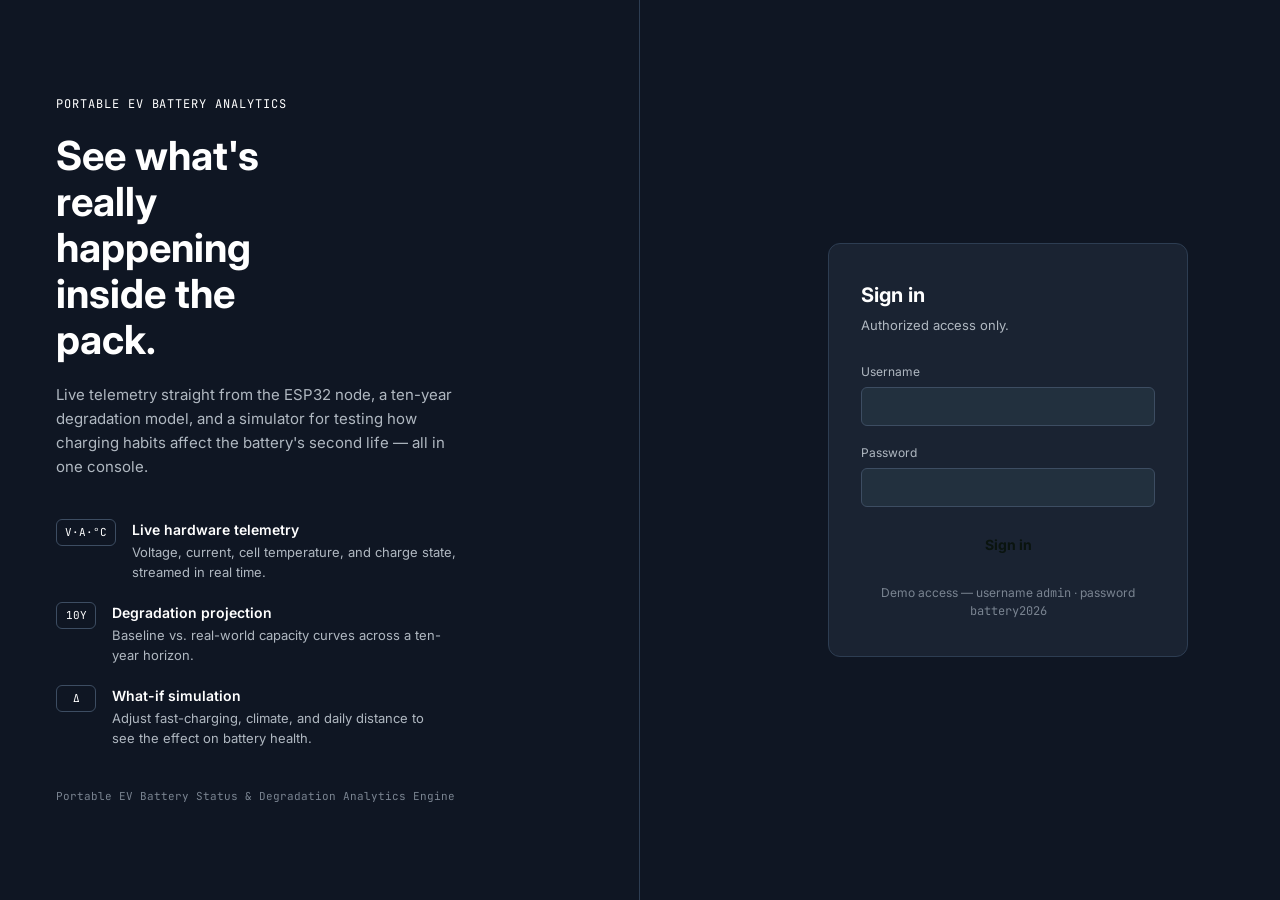
<file: login.html>
<!DOCTYPE html>
<html lang="en">
<head>
<meta charset="UTF-8" />
<meta name="viewport" content="width=device-width, initial-scale=1.0" />
<title>Sign in — Battery Diagnostic Console</title>

<link rel="preconnect" href="https://fonts.googleapis.com" />
<link rel="preconnect" href="https://fonts.gstatic.com" crossorigin />
<link href="https://fonts.googleapis.com/css2?family=JetBrains+Mono:wght@400;500;600;700&family=Inter:wght@400;500;600;700;800&display=swap" rel="stylesheet" />

<link rel="stylesheet" href="css/main.css" />
<link rel="stylesheet" href="css/login.css" />
</head>
<body class="login-body">

<div class="trace-field" aria-hidden="true"></div>

<div class="login-shell">

  <!-- LEFT: info panel -->
  <section class="login-info">
    <div class="login-info__tag">PORTABLE EV BATTERY ANALYTICS</div>
    <h1 class="login-info__headline">See what's really happening inside the pack.</h1>
    <p class="login-info__body">
      Live telemetry straight from the ESP32 node, a ten-year degradation model,
      and a simulator for testing how charging habits affect the battery's second life —
      all in one console.
    </p>

    <ul class="login-feature-list">
      <li class="login-feature">
        <span class="login-feature__marker">V·A·°C</span>
        <div>
          <span class="login-feature__title">Live hardware telemetry</span>
          <span class="login-feature__desc">Voltage, current, cell temperature, and charge state, streamed in real time.</span>
        </div>
      </li>
      <li class="login-feature">
        <span class="login-feature__marker">10Y</span>
        <div>
          <span class="login-feature__title">Degradation projection</span>
          <span class="login-feature__desc">Baseline vs. real-world capacity curves across a ten-year horizon.</span>
        </div>
      </li>
      <li class="login-feature">
        <span class="login-feature__marker">Δ</span>
        <div>
          <span class="login-feature__title">What-if simulation</span>
          <span class="login-feature__desc">Adjust fast-charging, climate, and daily distance to see the effect on battery health.</span>
        </div>
      </li>
    </ul>

    <div class="login-info__footer">Portable EV Battery Status &amp; Degradation Analytics Engine</div>
  </section>

  <!-- RIGHT: login form -->
  <section class="login-panel">
    <div class="login-card">
      <h2 class="login-card__title">Sign in</h2>
      <p class="login-card__subtitle">Authorized access only.</p>

      <form id="loginForm" novalidate>
        <label class="login-field">
          <span class="login-field__label">Username</span>
          <input type="text" id="username" name="username" autocomplete="username" required />
        </label>

        <label class="login-field">
          <span class="login-field__label">Password</span>
          <input type="password" id="password" name="password" autocomplete="current-password" required />
        </label>

        <p class="login-error" id="loginError" role="alert">Incorrect username or password.</p>

        <button type="submit" class="login-submit">Sign in</button>
      </form>

      <div class="login-demo-hint">
        Demo access — username <code>admin</code> · password <code>battery2026</code>
      </div>
    </div>
  </section>

</div>

<script src="js/auth.js"></script>
</body>
</html>
</file>
<file: css/main.css>
/* ============================================================
   DESIGN TOKENS — Based on actual VoltSense dashboard
   ============================================================ */
:root {
  /* surfaces — dark blue base */
  --bg-base:        #0F1623;
  --bg-panel:       #1a2332;
  --bg-panel-raised:#22303e;
  --border-trace:   #2d3d52;
  --border-trace-strong: #3d4d62;

  /* accent colors */
  --cyan:           #00D4FF;
  --cyan-dim:       #0099CC;
  --green:          #00FF88;
  --green-dim:      #00CC66;
  --amber:          #FFB454;
  --orange:         #FF9933;
  --orange-dim:     #CC7722;
  --red:            #FF5C5C;
  --blue-info:      #0099FF;

  /* text */
  --text-primary:   #FFFFFF;
  --text-secondary: #B0B8C1;
  --text-faint:     #7A8491;

  /* type */
  --font-mono: 'JetBrains Mono', ui-monospace, monospace;
  --font-sans: 'Inter', -apple-system, sans-serif;

  /* layout */
  --radius-panel: 12px;
  --radius-small: 6px;
  --gap-unit: 16px;
}

/* ============================================================
   RESET
   ============================================================ */
*, *::before, *::after { box-sizing: border-box; }

html, body {
  margin: 0;
  padding: 0;
  background: var(--bg-base);
  color: var(--text-primary);
  font-family: var(--font-sans);
  font-size: 13px;
  line-height: 1.5;
  -webkit-font-smoothing: antialiased;
}

h1, h2, h3, p, figure, ul { margin: 0; }
button, select, input { font-family: inherit; color: inherit; }
button { cursor: pointer; border: none; }

a:focus-visible, button:focus-visible, select:focus-visible, input:focus-visible {
  outline: 2px solid var(--cyan);
  outline-offset: 2px;
}

/* ============================================================
   DASHBOARD WRAPPER / LAYOUT
   ============================================================ */
.dashboard-wrapper {
  position: relative;
  min-height: 100vh;
  display: flex;
  flex-direction: column;
}

/* ============================================================
   HEADER
   ============================================================ */
.dashboard-header {
  display: flex;
  align-items: center;
  justify-content: space-between;
  padding: 18px 32px;
  border-bottom: 1px solid var(--border-trace);
  gap: 32px;
  background: var(--bg-base);
}

.header-brand {
  display: flex;
  align-items: center;
  gap: 18px;
}

.brand-title {
  font-size: 16px;
  font-weight: 700;
  display: flex;
  flex-direction: column;
  gap: 2px;
  line-height: 1.2;
}

.brand-label {
  color: var(--text-primary);
  font-size: 16px;
  letter-spacing: -0.5px;
}

.brand-tagline {
  font-size: 11px;
  color: var(--text-secondary);
  font-weight: 500;
}

.connection-badge {
  display: flex;
  align-items: center;
  gap: 8px;
  font-size: 12px;
  color: var(--text-secondary);
  padding: 7px 12px;
  border: 1px solid var(--border-trace-strong);
  border-radius: var(--radius-small);
  background: var(--bg-panel);
}

.conn-dot {
  width: 6px;
  height: 6px;
  border-radius: 50%;
  background: var(--green);
  box-shadow: 0 0 8px rgba(0,255,136,0.6);
  animation: pulse-dot 2s ease-in-out infinite;
}

.connection-badge[data-state="disconnected"] .conn-dot {
  background: var(--orange);
  box-shadow: 0 0 8px rgba(255,153,51,0.6);
}

@keyframes pulse-dot {
  0%, 100% { opacity: 1; }
  50% { opacity: 0.5; }
}

.conn-text {
  font-family: var(--font-mono);
  font-size: 11px;
}

.header-right {
  display: flex;
  align-items: center;
  gap: 20px;
  margin-left: auto;
}

.pack-selector select {
  background: var(--bg-panel);
  border: 1px solid var(--border-trace-strong);
  border-radius: var(--radius-small);
  padding: 7px 12px;
  font-size: 12px;
  color: var(--text-primary);
  cursor: pointer;
}

.pack-selector select:hover {
  border-color: var(--cyan-dim);
}

.user-profile {
  display: flex;
  align-items: center;
  gap: 10px;
}

.profile-avatar {
  width: 36px;
  height: 36px;
  border-radius: 50%;
  border: 2px solid var(--cyan);
  background: var(--cyan);
  display: flex;
  align-items: center;
  justify-content: center;
  font-weight: 700;
  font-size: 14px;
  color: var(--bg-base);
}

.user-info {
  display: flex;
  flex-direction: column;
  gap: 1px;
}

.user-name {
  font-weight: 600;
  font-size: 12px;
  color: var(--text-primary);
}

.user-role {
  font-size: 11px;
  color: var(--text-faint);
}

.logout-btn {
  background: transparent;
  border: 1px solid var(--cyan-dim);
  color: var(--text-primary);
  border-radius: var(--radius-small);
  padding: 7px 14px;
  font-size: 12px;
  font-weight: 600;
  transition: all 0.15s ease;
}

.logout-btn:hover {
  background: rgba(0,212,255,0.1);
  border-color: var(--cyan);
}

/* ============================================================
   DASHBOARD MAIN / CONTENT
   ============================================================ */
.dashboard-main {
  flex: 1;
  padding: 24px 32px;
  display: flex;
  flex-direction: column;
  gap: 24px;
  overflow-y: auto;
}

/* ============================================================
   METRIC CARDS ROW — Always 5 columns, no wrapping
   ============================================================ */
.cards-row {
  display: grid;
  grid-template-columns: repeat(5, 1fr);
  gap: 12px;
  width: 100%;
}
.metric-card {
  background: var(--bg-panel);
  border: 1px solid var(--border-trace);
  border-radius: var(--radius-panel);
  padding: 16px;
  display: flex;
  flex-direction: column;
  align-items: center;
  text-align: center;
  gap: 10px;
}

.metric-label {
  font-size: 13px;
  letter-spacing: 0.06em;
  text-transform: uppercase;
  color: var(--text-faint);
  font-weight: 700;
  line-height: 1.2;
}

.metric-card-body {
  flex: 1;
  width: 100%;
  display: flex;
  flex-direction: column;
  align-items: center;
  justify-content: center;
  gap: 10px;
}

/* ============================================================
   RADIAL GAUGES (SoH & SoC) — full ring, value centered inside
   ============================================================ */
.metric-gauge {
  position: relative;
  width: 100%;
  aspect-ratio: 1;
  max-width: 110px;
  margin: 0 auto;
}

.gauge-svg {
  width: 100%;
  height: 100%;
  transform: rotate(144deg); /* positions the gap at the bottom */
}

.gauge-track {
  fill: none;
  stroke: var(--border-trace-strong);
  stroke-width: 9;
  stroke-linecap: round;
  stroke-dasharray: 219.91 94.25; /* 70% arc, 30% gap */
}

.gauge-arc {
  fill: none;
  stroke: var(--cyan); /* overridden per-value by JS */
  stroke-width: 9;
  stroke-linecap: round;
  stroke-dasharray: 0 999; /* JS sets the first number to the correct length */
  stroke-dashoffset: 0;    /* always 0 — never rotates, only grows/shrinks */
  transition: stroke-dasharray 0.8s cubic-bezier(0.25, 1, 0.35, 1), stroke 0.5s ease;
}

.gauge-text {
  position: absolute;
  inset: 0;
  display: flex;
  align-items: center;
  justify-content: center;
  gap: 1px;
  font-family: var(--font-mono);
}

.gauge-value {
  font-size: 30px;
  font-weight: 700;
  color: var(--text-primary);
  letter-spacing: -0.5px;
  line-height: 1;
}

.gauge-unit {
  font-size: 18px;
  color: var(--text-primary);
  font-weight: 700;
  line-height: 1;
}

/* ============================================================
   METRIC DISPLAYS (for Voltage, Current, Temp)
   ============================================================ */
.metric-display {
  font-family: var(--font-mono);
  display: flex;
  align-items: baseline;
  justify-content: center;
  gap: 4px;
}

.metric-big {
  font-size: 36px;
  font-weight: 700;
  color: var(--text-primary);
  letter-spacing: -1px;
}

.metric-unit {
  font-size: 14px;
  color: var(--text-faint);
}

.metric-status,
.metric-mini,
.metric-range {
  font-size: 12px;
  color: var(--text-faint);
}

.metric-status.optimal {
  color: var(--green);
  font-weight: 600;
}

.metric-status.discharging {
  color: var(--text-secondary);
}

.metric-range {
  color: var(--text-secondary);
  font-size: 11px;
}

.metric-range.temp-range {
  color: var(--green);
  font-weight: 600;
}

.temp-green {
  color: var(--green);
}

.metric-sparkline {
  width: 100%;
  height: 28px;
  display: flex;
  align-items: center;
}

.sparkline-svg {
  width: 100%;
  height: 100%;
}

.sparkline-line {
  stroke: var(--green);
  stroke-width: 2;
  fill: none;
  opacity: 0.9;
}

/* ============================================================
   PANELS & COMMON
   ============================================================ */
.panel {
  background: var(--bg-panel);
  border: 1px solid var(--border-trace);
  border-radius: var(--radius-panel);
  padding: 20px;
}

.panel-header {
  display: flex;
  align-items: center;
  justify-content: space-between;
  flex-wrap: wrap;
  gap: 12px;
  margin-bottom: 16px;
}

.panel-title {
  font-size: 14px;
  font-weight: 700;
  color: var(--text-primary);
}

.console-row {
  display: grid;
  gap: 16px;
}

.prediction-row {
  grid-template-columns: 1.6fr 1fr;
}

@media (max-width: 1200px) {
  .prediction-row {
    grid-template-columns: 1fr;
  }
}

.btn-run-prediction {
  background: var(--cyan);
  color: var(--bg-base);
  border-radius: var(--radius-small);
  padding: 8px 16px;
  font-size: 11px;
  font-weight: 700;
  letter-spacing: 0.05em;
  transition: filter 0.15s ease;
}

.btn-run-prediction:hover {
  filter: brightness(1.15);
}

.chart-container {
  position: relative;
  height: 300px;
}

/* ============================================================
   AI INFERENCE PANELS
   ============================================================ */
.ai-panels-column {
  display: flex;
  flex-direction: column;
  gap: 12px;
}

.ai-panel {
  background: var(--bg-panel-raised);
  border: 1px solid var(--border-trace);
  border-left: 3px solid var(--border-trace);
  border-radius: var(--radius-panel);
  padding: 14px;
  display: flex;
  gap: 12px;
}

.warning-panel {
  border-left-color: var(--orange);
}

.info-panel {
  border-left-color: var(--blue-info);
}

.ai-icon {
  flex-shrink: 0;
  width: 28px;
  height: 28px;
  border-radius: 50%;
  display: flex;
  align-items: center;
  justify-content: center;
  font-weight: 700;
  font-size: 16px;
}

.ai-icon.warning {
  background: rgba(255,153,51,0.2);
  color: var(--orange);
}

.ai-icon.info {
  background: rgba(0,153,255,0.2);
  color: var(--blue-info);
}

.ai-title {
  font-size: 12px;
  font-weight: 700;
  color: var(--text-primary);
  margin-bottom: 6px;
}

.ai-list {
  list-style: none;
  padding: 0;
  margin: 0;
  font-size: 11px;
  color: var(--text-secondary);
  line-height: 1.6;
}

.ai-list li {
  margin-bottom: 5px;
}

/* ============================================================
   TELEMETRY TABLE
   ============================================================ */
.telemetry-table-panel {
  margin-top: auto;
}

.table-controls {
  display: flex;
  align-items: center;
  gap: 12px;
  flex-wrap: wrap;
}

.time-tabs {
  display: flex;
  gap: 6px;
}

.time-tab {
  background: transparent;
  border: 1px solid var(--border-trace-strong);
  border-radius: var(--radius-small);
  color: var(--text-secondary);
  padding: 6px 12px;
  font-size: 11px;
  font-weight: 600;
  transition: all 0.15s ease;
}

.time-tab.active {
  background: var(--border-trace-strong);
  border-color: var(--text-secondary);
  color: var(--text-primary);
}

.search-logs {
  background: var(--bg-panel-raised);
  border: 1px solid var(--border-trace-strong);
  border-radius: var(--radius-small);
  color: var(--text-primary);
  padding: 7px 12px;
  font-size: 12px;
}

.search-logs::placeholder {
  color: var(--text-faint);
}

.btn-export-data {
  background: transparent;
  border: 1px solid var(--border-trace-strong);
  color: var(--text-secondary);
  border-radius: var(--radius-small);
  padding: 6px 12px;
  font-size: 12px;
  font-weight: 600;
  transition: all 0.15s ease;
}

.btn-export-data:hover {
  border-color: var(--cyan-dim);
  color: var(--text-primary);
}

.table-wrapper {
  overflow-x: auto;
}

.telemetry-table {
  width: 100%;
  border-collapse: collapse;
  font-size: 12px;
  font-family: var(--font-mono);
}

.telemetry-table thead {
  background: var(--bg-panel-raised);
  border-bottom: 2px solid var(--cyan-dim);
}

.telemetry-table th {
  text-align: left;
  padding: 14px 16px;
  color: var(--text-secondary);
  font-weight: 700;
  font-size: 10px;
  letter-spacing: 0.1em;
  text-transform: uppercase;
}

.telemetry-table th:first-child { border-top-left-radius: var(--radius-small); }
.telemetry-table th:last-child { border-top-right-radius: var(--radius-small); }

.telemetry-table td {
  padding: 10px 14px;
  border-bottom: 1px solid var(--border-trace);
  color: var(--text-secondary);
}

.telemetry-table tbody tr:hover {
  background: rgba(0,212,255,0.05);
}

.temp-cell {
  color: var(--green);
  font-weight: 600;
}
/* ============================================================
   PAGINATION CONTROLS
   ============================================================ */
.pagination-controls {
  display: flex;
  align-items: center;
  justify-content: center;
  gap: 16px;
  margin-top: 16px;
  padding-top: 16px;
  border-top: 1px solid var(--border-trace);
}

.pagination-btn {
  background: transparent;
  border: 1px solid var(--border-trace-strong);
  color: var(--text-secondary);
  border-radius: var(--radius-small);
  padding: 6px 12px;
  font-size: 12px;
  font-weight: 600;
  transition: all 0.15s ease;
  cursor: pointer;
}

.pagination-btn:hover {
  border-color: var(--cyan-dim);
  color: var(--text-primary);
}

.pagination-btn:disabled {
  opacity: 0.5;
  cursor: not-allowed;
}

.pagination-indicator {
  font-family: var(--font-mono);
  font-size: 12px;
  color: var(--text-faint);
  min-width: 60px;
  text-align: center;
}
.chart-legend {
  display: flex;
  gap: 20px;
  margin-top: 10px;
  font-size: 11px;
  color: var(--text-secondary);
}
.legend-item { display: flex; align-items: center; gap: 6px; }
.legend-dot {
  width: 9px;
  height: 9px;
  border-radius: 50%;
  border: 2px solid #fff;
}
.legend-dot.amber { background: var(--orange); }
.legend-dot.red { background: #FF5C5C; }

/* TEMPERATURE CARD BACKGROUND */
.temp-card {
  background: linear-gradient(160deg, hsl(var(--temp-hue, 120), 55%, 20%), hsl(var(--temp-hue, 120), 45%, 12%));
  transition: background 0.6s ease;
}
/* Pulsing Dot */
.live-tab { display: flex; align-items: center; gap: 6px; }
.live-dot {
  width: 6px;
  height: 6px;
  border-radius: 50%;
  background: var(--green);
  box-shadow: 0 0 6px rgba(0,255,136,0.7);
  animation: pulse-dot 1.5s ease-in-out infinite;
}
</file>
<file: css/login.css>
/* ============================================================
   LOGIN / LANDING PAGE
   ============================================================ */
.login-body {
  min-height: 100vh;
  display: flex;
}

.login-shell {
  position: relative;
  z-index: 1;
  display: grid;
  grid-template-columns: 1.15fr 0.85fr;
  min-height: 100vh;
  width: 100%;
}

@media (max-width: 900px) {
  .login-shell { grid-template-columns: 1fr; }
}

/* ---------- LEFT: info panel ---------- */
.login-info {
  padding: 64px 56px;
  display: flex;
  flex-direction: column;
  justify-content: center;
  border-right: 1px solid var(--border-trace);
  max-width: 640px;
}

.login-info__tag {
  font-family: var(--font-mono);
  font-size: 12px;
  letter-spacing: 0.08em;
  color: var(--teal);
  margin-bottom: 20px;
}

.login-info__headline {
  font-family: var(--font-sans);
  font-weight: 700;
  font-size: 40px;
  line-height: 1.15;
  color: var(--text-primary);
  max-width: 11ch;
  margin-bottom: 20px;
}

.login-info__body {
  color: var(--text-secondary);
  font-size: 15px;
  line-height: 1.6;
  max-width: 46ch;
  margin-bottom: 40px;
}

.login-feature-list {
  list-style: none;
  margin: 0 0 40px;
  padding: 0;
  display: flex;
  flex-direction: column;
  gap: 20px;
}

.login-feature {
  display: flex;
  align-items: flex-start;
  gap: 16px;
}

.login-feature__marker {
  flex-shrink: 0;
  font-family: var(--font-mono);
  font-size: 11px;
  color: var(--teal);
  border: 1px solid var(--border-trace-strong);
  border-radius: var(--radius-small);
  padding: 4px 8px;
  min-width: 40px;
  text-align: center;
}

.login-feature__title {
  display: block;
  font-weight: 600;
  font-size: 14px;
  color: var(--text-primary);
  margin-bottom: 3px;
}

.login-feature__desc {
  display: block;
  font-size: 13px;
  color: var(--text-secondary);
  line-height: 1.5;
  max-width: 42ch;
}

.login-info__footer {
  font-family: var(--font-mono);
  font-size: 11px;
  color: var(--text-faint);
}

/* ---------- RIGHT: login form ---------- */
.login-panel {
  display: flex;
  align-items: center;
  justify-content: center;
  padding: 40px;
}

.login-card {
  width: 100%;
  max-width: 360px;
  background: var(--bg-panel);
  border: 1px solid var(--border-trace);
  border-radius: var(--radius-panel);
  padding: 36px 32px;
}

.login-card__title {
  font-size: 20px;
  font-weight: 700;
  color: var(--text-primary);
  margin-bottom: 6px;
}

.login-card__subtitle {
  font-size: 13px;
  color: var(--text-secondary);
  margin-bottom: 28px;
}

.login-field {
  display: flex;
  flex-direction: column;
  gap: 6px;
  margin-bottom: 18px;
}

.login-field__label {
  font-size: 12px;
  color: var(--text-secondary);
}

.login-field input {
  background: var(--bg-panel-raised);
  border: 1px solid var(--border-trace-strong);
  border-radius: var(--radius-small);
  padding: 10px 12px;
  font-size: 14px;
  color: var(--text-primary);
  transition: border-color 0.15s ease, box-shadow 0.15s ease;
}

.login-field input:focus {
  outline: none;
  border-color: var(--teal);
  box-shadow: 0 0 0 3px rgba(110,255,61,0.15);
}

.login-error {
  display: none;
  color: var(--red);
  font-size: 13px;
  margin: -6px 0 16px;
}
.login-error.is-visible {
  display: block;
}

.login-submit {
  width: 100%;
  background: var(--teal);
  color: #0A140F;
  border: none;
  border-radius: var(--radius-small);
  padding: 11px 0;
  font-size: 14px;
  font-weight: 700;
  transition: filter 0.15s ease;
}
.login-submit:hover {
  filter: brightness(1.1);
}

.login-demo-hint {
  margin-top: 20px;
  font-size: 12px;
  color: var(--text-faint);
  text-align: center;
}
.login-demo-hint code {
  font-family: var(--font-mono);
  color: var(--teal);
}

/* shake feedback on failed attempt */
.login-card.is-shaking {
  animation: shake 0.4s ease;
}
@keyframes shake {
  0%, 100% { transform: translateX(0); }
  20%, 60% { transform: translateX(-6px); }
  40%, 80% { transform: translateX(6px); }
}
</file>
